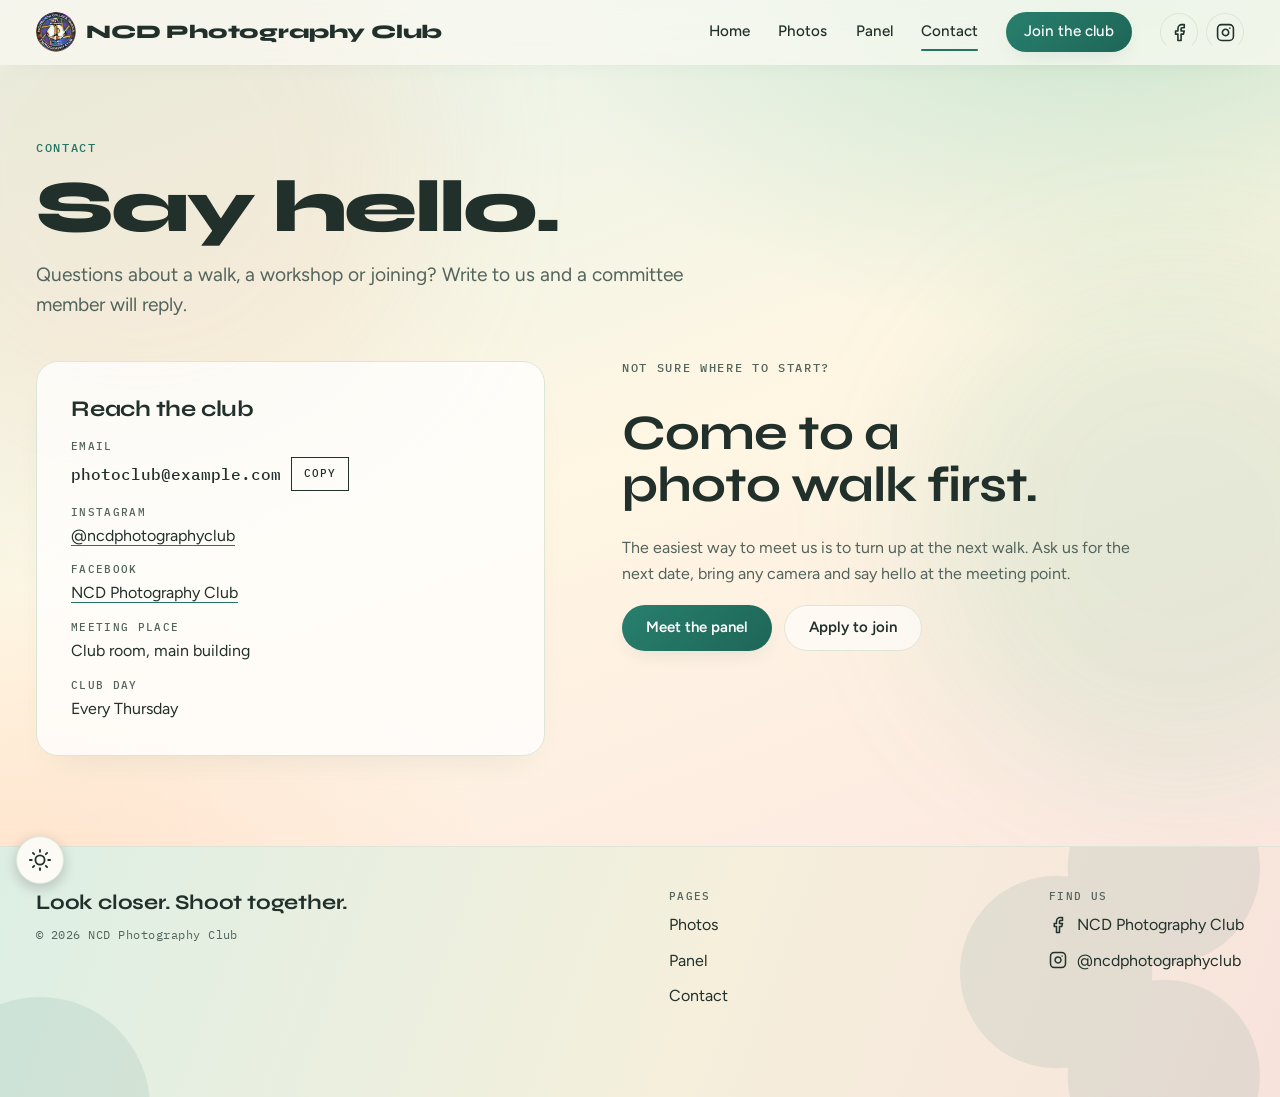
<file: contact.html>
<!doctype html>
<html lang="en">
<head>
<meta charset="utf-8">
<meta name="viewport" content="width=device-width, initial-scale=1">
<title>Contact | NCD Photography Club</title>
<meta name="description" content="Email, social handles and meeting details for NCD Photography Club.">
<meta name="color-scheme" content="light dark">
<meta name="theme-color" content="#0F4C8A">
<link rel="icon" href="assets/favicon.png" type="image/png">
<link rel="apple-touch-icon" href="assets/apple-touch-icon.png">
<link rel="preconnect" href="https://fonts.googleapis.com">
<link rel="preconnect" href="https://fonts.gstatic.com" crossorigin>
<link rel="stylesheet" href="https://fonts.googleapis.com/css2?family=Figtree:wght@400;500;600&family=IBM+Plex+Mono:wght@400;500&family=Syne:wght@600;700;800&display=swap">
<script>(function(){var t=null;try{t=localStorage.getItem('ncd-theme')}catch(e){}if(t!=='light'&&t!=='dark'){t=window.matchMedia&&matchMedia('(prefers-color-scheme: dark)').matches?'dark':'light'}document.documentElement.setAttribute('data-theme',t)})();</script>
<link rel="stylesheet" href="assets/css/style.css">
<link rel="stylesheet" href="assets/css/motion.css">
</head>
<body>
<header class="site">
  <div class="wrap bar">
    <a class="brand" href="index.html" aria-label="NCD Photography Club, home">
      <img src="assets/logo.png" width="40" height="40" alt="" class="brand-logo">
      <span>NCD Photography Club</span>
    </a>
    <button class="menu-btn" id="menuBtn" type="button" aria-expanded="false" aria-controls="nav">Menu</button>
    <nav class="nav" id="nav" aria-label="Main">
      <a href="index.html">Home</a>
      <a href="photos.html">Photos</a>
      <a href="panel.html">Panel</a>
      <a href="contact.html" aria-current="page">Contact</a>
      <a class="btn" href="join.html">Join the club</a>
      <div class="nav-social">
        <a class="soc" href="https://www.facebook.com/profile.php?id=61572156817707" target="_blank" rel="noopener noreferrer" aria-label="NCD Photography Club on Facebook (opens in a new tab)"><svg viewBox="0 0 24 24" fill="none" stroke="currentColor" stroke-width="2" stroke-linecap="round" stroke-linejoin="round" aria-hidden="true" focusable="false"><path d="M18 2h-3a5 5 0 0 0-5 5v3H7v4h3v8h4v-8h3l1-4h-4V7a1 1 0 0 1 1-1h3z"/></svg></a>
        <a class="soc" href="https://www.instagram.com/ncdphotographyclub/" target="_blank" rel="noopener noreferrer" aria-label="NCD Photography Club on Instagram (opens in a new tab)"><svg viewBox="0 0 24 24" fill="none" stroke="currentColor" stroke-width="2" stroke-linecap="round" stroke-linejoin="round" aria-hidden="true" focusable="false"><rect x="2" y="2" width="20" height="20" rx="5" ry="5"/><path d="M16 11.37A4 4 0 1 1 12.63 8 4 4 0 0 1 16 11.37z"/><line x1="17.5" y1="6.5" x2="17.51" y2="6.5"/></svg></a>
      </div>
    </nav>
  </div>
</header>

<main>
    <section class="pagehead">
      <div class="wrap">
        <p class="eyebrow">Contact</p>
        <h1>Say hello.</h1>
        <p class="lead">Questions about a walk, a workshop or joining? Write to us and a committee member will reply.</p>
      </div>
    </section>
    <section class="sec" style="padding-top:20px">
      <div class="wrap about">
        <div class="card">
          <h3>Reach the club</h3>
          <dl>
            <div><dt>Email</dt><dd class="mail"><span class="addr" id="mailAddr">photoclub@example.com</span><button class="copy" type="button" data-target="#mailAddr">Copy</button><span class="copied" aria-live="polite"></span></dd></div>
            <div><dt>Instagram</dt><dd><a href="https://www.instagram.com/ncdphotographyclub/" target="_blank" rel="noopener noreferrer">@ncdphotographyclub</a></dd></div>
            <div><dt>Facebook</dt><dd><a href="https://www.facebook.com/profile.php?id=61572156817707" target="_blank" rel="noopener noreferrer">NCD Photography Club</a></dd></div>
            <div><dt>Meeting place</dt><dd>Club room, main building</dd></div>
            <div><dt>Club Day</dt><dd>Every Thursday</dd></div>
          </dl>
        </div>
        <div class="about-l">
          <p class="eyebrow">Not sure where to start?</p>
          <h2>Come to a photo walk first.</h2>
          <p>The easiest way to meet us is to turn up at the next walk. Ask us for the next date, bring any camera and say hello at the meeting point.</p>
          <div class="cta"><a class="btn" href="panel.html">Meet the panel</a><a class="btn btn-ghost" href="join.html">Apply to join</a></div>
        </div>
      </div>
    </section>
</main>

<footer>
  <div class="wrap foot">
    <div>
      <span class="tagline">Look closer. Shoot together.</span>
      <small>© 2026 NCD Photography Club</small>
    </div>
    <div>
      <h4>Pages</h4>
      <a href="photos.html">Photos</a><a href="panel.html">Panel</a><a href="contact.html">Contact</a>
    </div>
    <div>
      <h4>Find us</h4>
      <a class="soc-link" href="https://www.facebook.com/profile.php?id=61572156817707" target="_blank" rel="noopener noreferrer"><svg viewBox="0 0 24 24" fill="none" stroke="currentColor" stroke-width="2" stroke-linecap="round" stroke-linejoin="round" aria-hidden="true" focusable="false"><path d="M18 2h-3a5 5 0 0 0-5 5v3H7v4h3v8h4v-8h3l1-4h-4V7a1 1 0 0 1 1-1h3z"/></svg><span>NCD Photography Club</span></a>
      <a class="soc-link" href="https://www.instagram.com/ncdphotographyclub/" target="_blank" rel="noopener noreferrer"><svg viewBox="0 0 24 24" fill="none" stroke="currentColor" stroke-width="2" stroke-linecap="round" stroke-linejoin="round" aria-hidden="true" focusable="false"><rect x="2" y="2" width="20" height="20" rx="5" ry="5"/><path d="M16 11.37A4 4 0 1 1 12.63 8 4 4 0 0 1 16 11.37z"/><line x1="17.5" y1="6.5" x2="17.51" y2="6.5"/></svg><span>@ncdphotographyclub</span></a>
    </div>
  </div>
</footer>

<button class="theme-btn" id="themeBtn" type="button" aria-label="Switch appearance" title="Switch appearance">
  <svg class="i-sun" viewBox="0 0 24 24" fill="none" stroke="currentColor" stroke-width="2" stroke-linecap="round" stroke-linejoin="round" aria-hidden="true" focusable="false"><circle cx="12" cy="12" r="5"/><line x1="12" y1="1" x2="12" y2="3"/><line x1="12" y1="21" x2="12" y2="23"/><line x1="4.22" y1="4.22" x2="5.64" y2="5.64"/><line x1="18.36" y1="18.36" x2="19.78" y2="19.78"/><line x1="1" y1="12" x2="3" y2="12"/><line x1="21" y1="12" x2="23" y2="12"/><line x1="4.22" y1="19.78" x2="5.64" y2="18.36"/><line x1="18.36" y1="5.64" x2="19.78" y2="4.22"/></svg>
  <svg class="i-moon" viewBox="0 0 24 24" fill="none" stroke="currentColor" stroke-width="2" stroke-linecap="round" stroke-linejoin="round" aria-hidden="true" focusable="false"><path d="M21 12.79A9 9 0 1 1 11.21 3 7 7 0 0 0 21 12.79z"/></svg>
</button>

<script src="assets/js/site.js"></script>
<script src="assets/js/motion.js"></script>
</body>
</html>
</file>
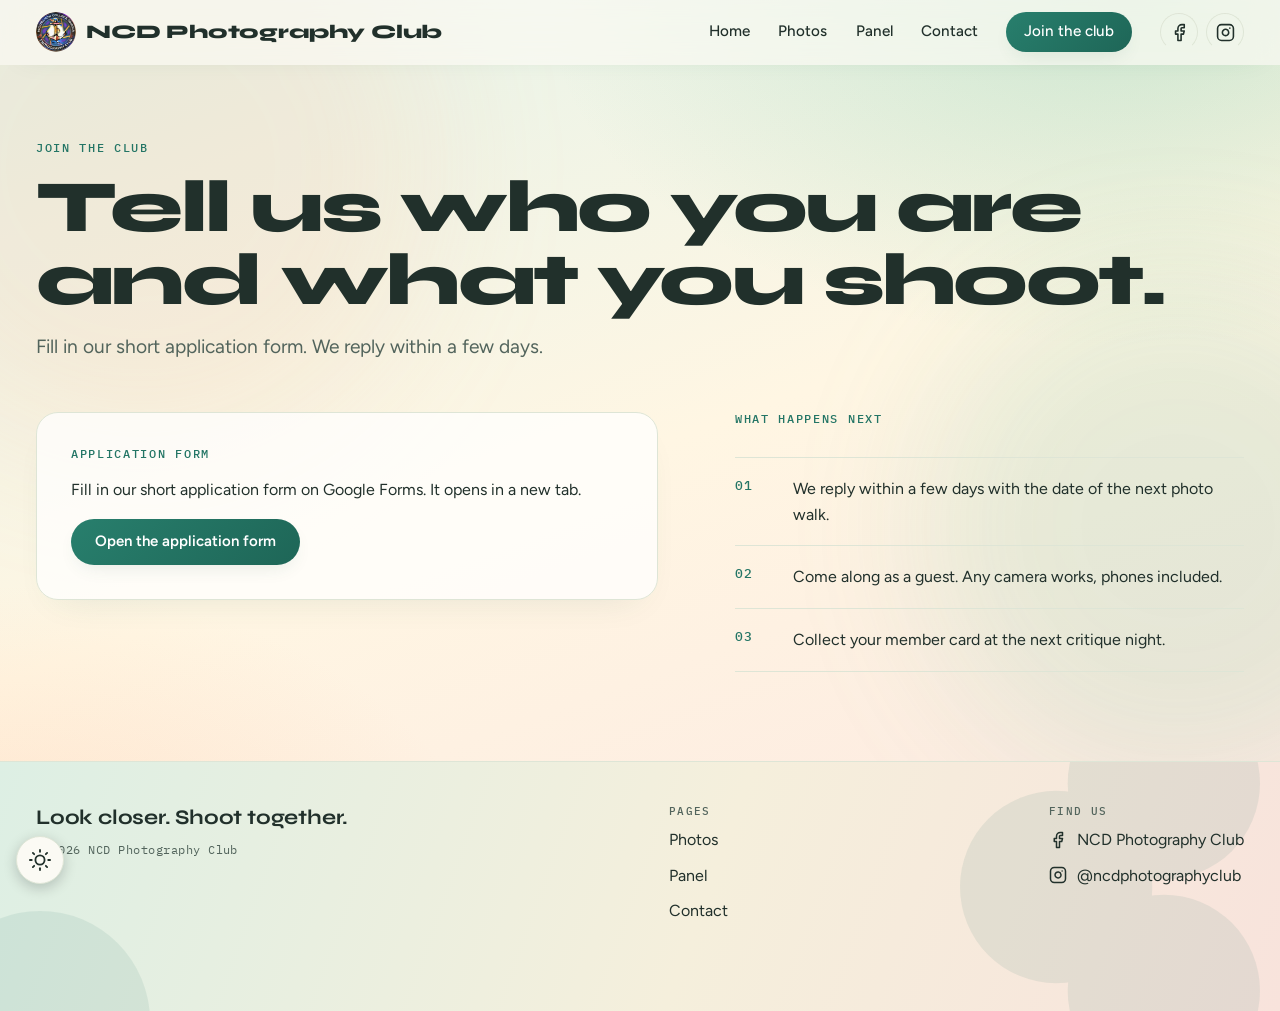
<file: join.html>
<!doctype html>
<html lang="en">
<head>
<meta charset="utf-8">
<meta name="viewport" content="width=device-width, initial-scale=1">
<title>Join the club | NCD Photography Club</title>
<meta name="description" content="Apply to join NCD Photography Club.">
<meta name="color-scheme" content="light dark">
<meta name="theme-color" content="#0F4C8A">
<link rel="icon" href="assets/favicon.png" type="image/png">
<link rel="apple-touch-icon" href="assets/apple-touch-icon.png">
<link rel="preconnect" href="https://fonts.googleapis.com">
<link rel="preconnect" href="https://fonts.gstatic.com" crossorigin>
<link rel="stylesheet" href="https://fonts.googleapis.com/css2?family=Figtree:wght@400;500;600&family=IBM+Plex+Mono:wght@400;500&family=Syne:wght@600;700;800&display=swap">
<script>(function(){var t=null;try{t=localStorage.getItem('ncd-theme')}catch(e){}if(t!=='light'&&t!=='dark'){t=window.matchMedia&&matchMedia('(prefers-color-scheme: dark)').matches?'dark':'light'}document.documentElement.setAttribute('data-theme',t)})();</script>
<link rel="stylesheet" href="assets/css/style.css">
<link rel="stylesheet" href="assets/css/motion.css">
</head>
<body class="page-join">
<header class="site">
  <div class="wrap bar">
    <a class="brand" href="index.html" aria-label="NCD Photography Club, home">
      <img src="assets/logo.png" width="40" height="40" alt="" class="brand-logo">
      <span>NCD Photography Club</span>
    </a>
    <button class="menu-btn" id="menuBtn" type="button" aria-expanded="false" aria-controls="nav">Menu</button>
    <nav class="nav" id="nav" aria-label="Main">
      <a href="index.html">Home</a>
      <a href="photos.html">Photos</a>
      <a href="panel.html">Panel</a>
      <a href="contact.html">Contact</a>
      <a class="btn" href="join.html" aria-current="page">Join the club</a>
      <div class="nav-social">
        <a class="soc" href="https://www.facebook.com/profile.php?id=61572156817707" target="_blank" rel="noopener noreferrer" aria-label="NCD Photography Club on Facebook (opens in a new tab)"><svg viewBox="0 0 24 24" fill="none" stroke="currentColor" stroke-width="2" stroke-linecap="round" stroke-linejoin="round" aria-hidden="true" focusable="false"><path d="M18 2h-3a5 5 0 0 0-5 5v3H7v4h3v8h4v-8h3l1-4h-4V7a1 1 0 0 1 1-1h3z"/></svg></a>
        <a class="soc" href="https://www.instagram.com/ncdphotographyclub/" target="_blank" rel="noopener noreferrer" aria-label="NCD Photography Club on Instagram (opens in a new tab)"><svg viewBox="0 0 24 24" fill="none" stroke="currentColor" stroke-width="2" stroke-linecap="round" stroke-linejoin="round" aria-hidden="true" focusable="false"><rect x="2" y="2" width="20" height="20" rx="5" ry="5"/><path d="M16 11.37A4 4 0 1 1 12.63 8 4 4 0 0 1 16 11.37z"/><line x1="17.5" y1="6.5" x2="17.51" y2="6.5"/></svg></a>
      </div>
    </nav>
  </div>
</header>

<main>
    <section class="pagehead">
      <div class="wrap">
        <p class="eyebrow">Join the club</p>
        <h1>Tell us who you are and what you shoot.</h1>
        <p class="lead">Fill in our short application form. We reply within a few days.</p>
      </div>
    </section>
    <section class="sec" style="padding-top:0">
      <div class="wrap formgrid">
        <div>
          <div class="apply-card">
            <p class="eyebrow">Application form</p>
            <p>Fill in our short application form on Google Forms. It opens in a new tab.</p>
            <a class="btn" href="https://forms.gle/9qyGR4Em9jw6aNki6" target="_blank" rel="noopener noreferrer">Open the application form</a>
          </div>
        </div>
        <div>
          <p class="eyebrow">What happens next</p>
          <ol class="steps">
            <li><span>We reply within a few days with the date of the next photo walk.</span></li>
            <li><span>Come along as a guest. Any camera works, phones included.</span></li>
            <li><span>Collect your member card at the next critique night.</span></li>
          </ol>
        </div>
      </div>
    </section>
</main>

<footer>
  <div class="wrap foot">
    <div>
      <span class="tagline">Look closer. Shoot together.</span>
      <small>© 2026 NCD Photography Club</small>
    </div>
    <div>
      <h4>Pages</h4>
      <a href="photos.html">Photos</a><a href="panel.html">Panel</a><a href="contact.html">Contact</a>
    </div>
    <div>
      <h4>Find us</h4>
      <a class="soc-link" href="https://www.facebook.com/profile.php?id=61572156817707" target="_blank" rel="noopener noreferrer"><svg viewBox="0 0 24 24" fill="none" stroke="currentColor" stroke-width="2" stroke-linecap="round" stroke-linejoin="round" aria-hidden="true" focusable="false"><path d="M18 2h-3a5 5 0 0 0-5 5v3H7v4h3v8h4v-8h3l1-4h-4V7a1 1 0 0 1 1-1h3z"/></svg><span>NCD Photography Club</span></a>
      <a class="soc-link" href="https://www.instagram.com/ncdphotographyclub/" target="_blank" rel="noopener noreferrer"><svg viewBox="0 0 24 24" fill="none" stroke="currentColor" stroke-width="2" stroke-linecap="round" stroke-linejoin="round" aria-hidden="true" focusable="false"><rect x="2" y="2" width="20" height="20" rx="5" ry="5"/><path d="M16 11.37A4 4 0 1 1 12.63 8 4 4 0 0 1 16 11.37z"/><line x1="17.5" y1="6.5" x2="17.51" y2="6.5"/></svg><span>@ncdphotographyclub</span></a>
    </div>
  </div>
</footer>

<button class="theme-btn" id="themeBtn" type="button" aria-label="Switch appearance" title="Switch appearance">
  <svg class="i-sun" viewBox="0 0 24 24" fill="none" stroke="currentColor" stroke-width="2" stroke-linecap="round" stroke-linejoin="round" aria-hidden="true" focusable="false"><circle cx="12" cy="12" r="5"/><line x1="12" y1="1" x2="12" y2="3"/><line x1="12" y1="21" x2="12" y2="23"/><line x1="4.22" y1="4.22" x2="5.64" y2="5.64"/><line x1="18.36" y1="18.36" x2="19.78" y2="19.78"/><line x1="1" y1="12" x2="3" y2="12"/><line x1="21" y1="12" x2="23" y2="12"/><line x1="4.22" y1="19.78" x2="5.64" y2="18.36"/><line x1="18.36" y1="5.64" x2="19.78" y2="4.22"/></svg>
  <svg class="i-moon" viewBox="0 0 24 24" fill="none" stroke="currentColor" stroke-width="2" stroke-linecap="round" stroke-linejoin="round" aria-hidden="true" focusable="false"><path d="M21 12.79A9 9 0 1 1 11.21 3 7 7 0 0 0 21 12.79z"/></svg>
</button>

<script src="assets/js/site.js"></script>
<script src="assets/js/motion.js"></script>
</body>
</html>
</file>
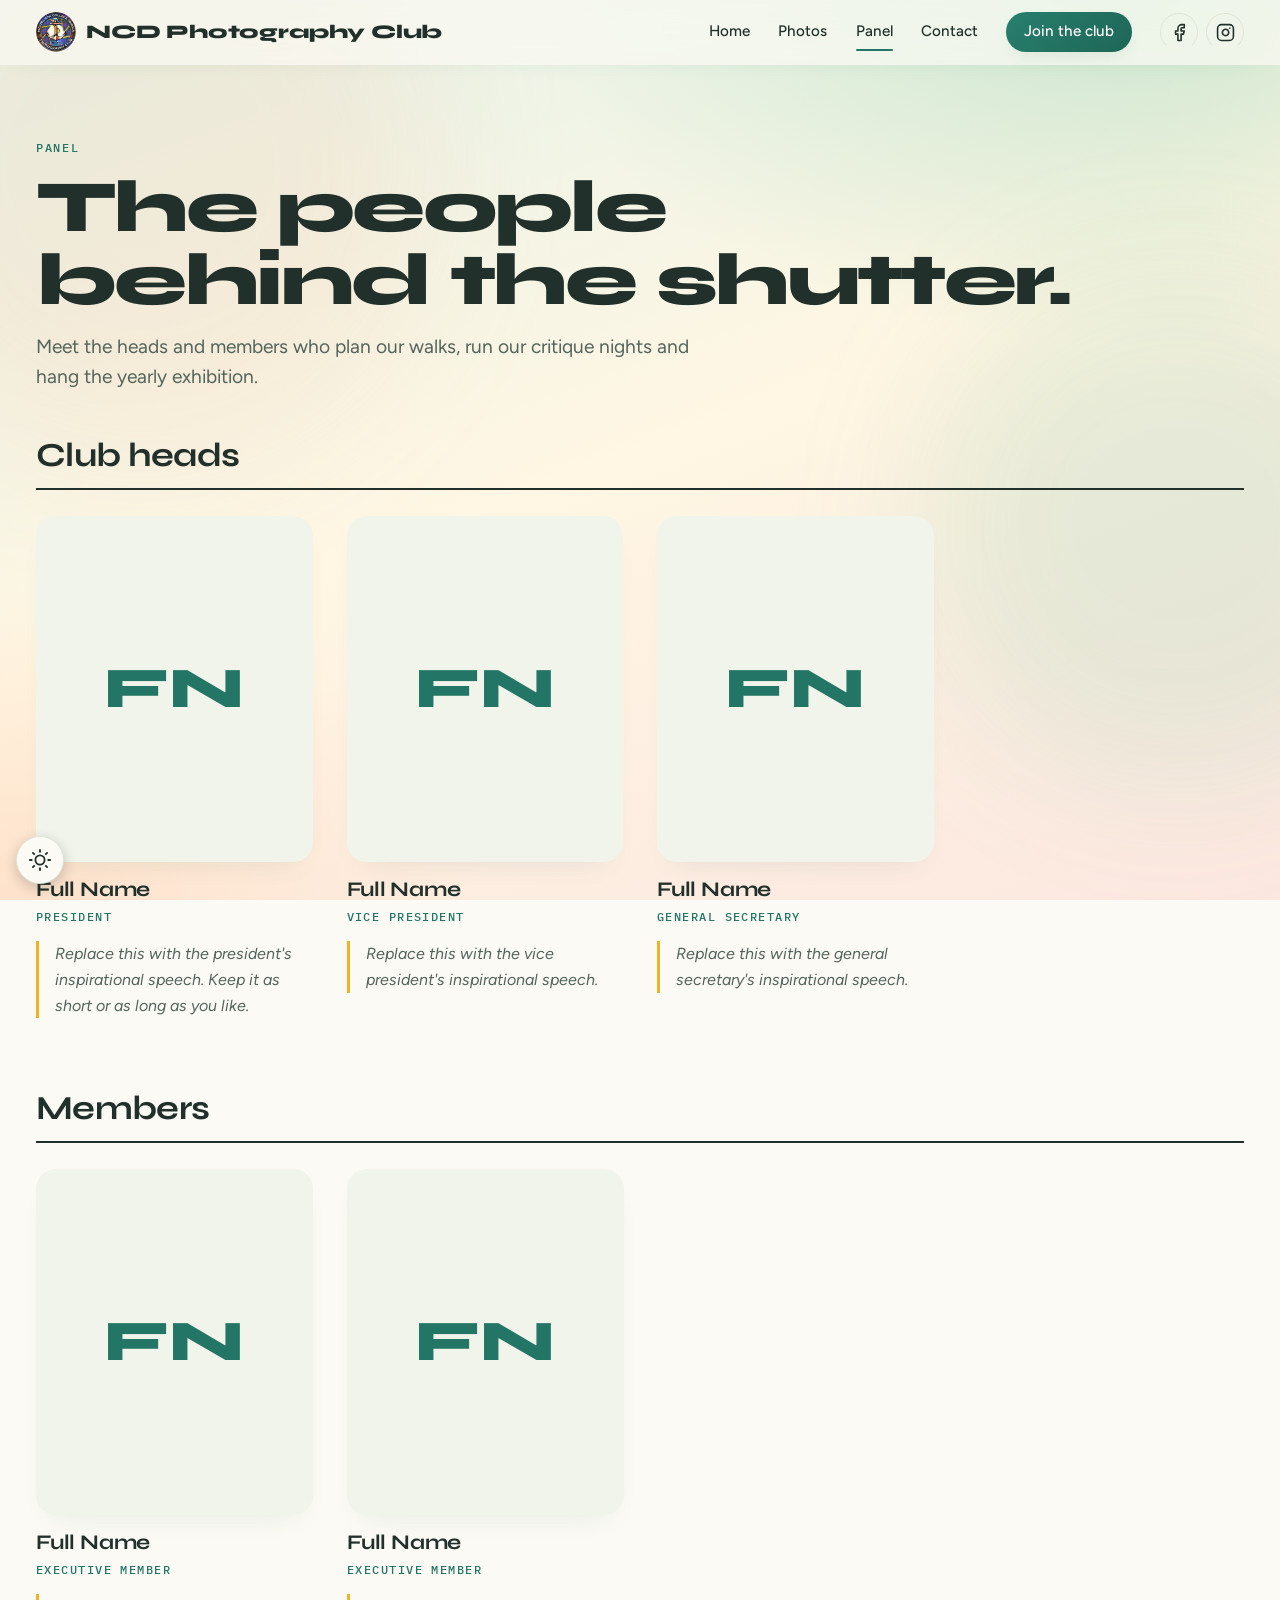
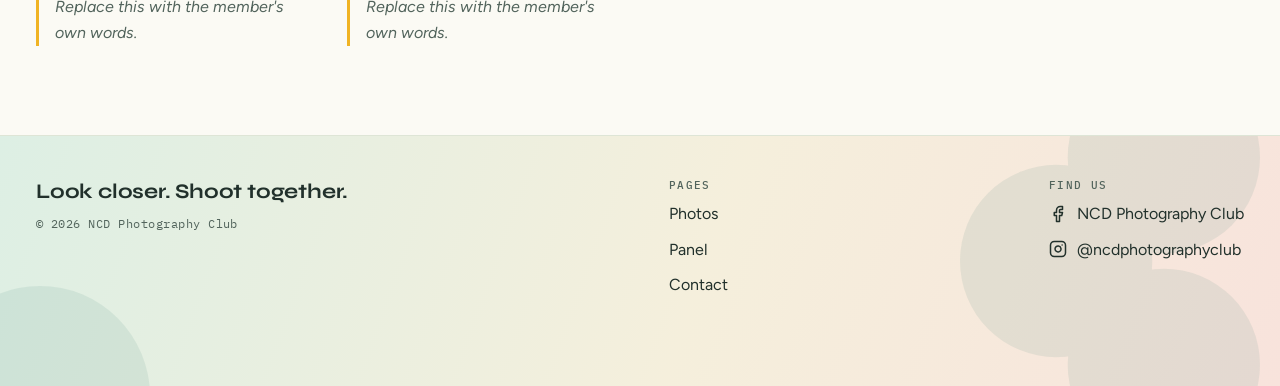
<file: panel.html>
<!doctype html>
<html lang="en">
<head>
<meta charset="utf-8">
<meta name="viewport" content="width=device-width, initial-scale=1">
<title>Panel | NCD Photography Club</title>
<meta name="description" content="Meet the heads and members who run NCD Photography Club.">
<meta name="color-scheme" content="light dark">
<meta name="theme-color" content="#0F4C8A">
<link rel="icon" href="assets/favicon.png" type="image/png">
<link rel="apple-touch-icon" href="assets/apple-touch-icon.png">
<link rel="preconnect" href="https://fonts.googleapis.com">
<link rel="preconnect" href="https://fonts.gstatic.com" crossorigin>
<link rel="stylesheet" href="https://fonts.googleapis.com/css2?family=Figtree:wght@400;500;600&family=IBM+Plex+Mono:wght@400;500&family=Syne:wght@600;700;800&display=swap">
<script>(function(){var t=null;try{t=localStorage.getItem('ncd-theme')}catch(e){}if(t!=='light'&&t!=='dark'){t=window.matchMedia&&matchMedia('(prefers-color-scheme: dark)').matches?'dark':'light'}document.documentElement.setAttribute('data-theme',t)})();</script>
<link rel="stylesheet" href="assets/css/style.css">
<link rel="stylesheet" href="assets/css/motion.css">
</head>
<body>
<header class="site">
  <div class="wrap bar">
    <a class="brand" href="index.html" aria-label="NCD Photography Club, home">
      <img src="assets/logo.png" width="40" height="40" alt="" class="brand-logo">
      <span>NCD Photography Club</span>
    </a>
    <button class="menu-btn" id="menuBtn" type="button" aria-expanded="false" aria-controls="nav">Menu</button>
    <nav class="nav" id="nav" aria-label="Main">
      <a href="index.html">Home</a>
      <a href="photos.html">Photos</a>
      <a href="panel.html" aria-current="page">Panel</a>
      <a href="contact.html">Contact</a>
      <a class="btn" href="join.html">Join the club</a>
      <div class="nav-social">
        <a class="soc" href="https://www.facebook.com/profile.php?id=61572156817707" target="_blank" rel="noopener noreferrer" aria-label="NCD Photography Club on Facebook (opens in a new tab)"><svg viewBox="0 0 24 24" fill="none" stroke="currentColor" stroke-width="2" stroke-linecap="round" stroke-linejoin="round" aria-hidden="true" focusable="false"><path d="M18 2h-3a5 5 0 0 0-5 5v3H7v4h3v8h4v-8h3l1-4h-4V7a1 1 0 0 1 1-1h3z"/></svg></a>
        <a class="soc" href="https://www.instagram.com/ncdphotographyclub/" target="_blank" rel="noopener noreferrer" aria-label="NCD Photography Club on Instagram (opens in a new tab)"><svg viewBox="0 0 24 24" fill="none" stroke="currentColor" stroke-width="2" stroke-linecap="round" stroke-linejoin="round" aria-hidden="true" focusable="false"><rect x="2" y="2" width="20" height="20" rx="5" ry="5"/><path d="M16 11.37A4 4 0 1 1 12.63 8 4 4 0 0 1 16 11.37z"/><line x1="17.5" y1="6.5" x2="17.51" y2="6.5"/></svg></a>
      </div>
    </nav>
  </div>
</header>

<main>
    <section class="pagehead">
      <div class="wrap">
        <p class="eyebrow" id="panelEyebrow">Panel</p>
        <h1 id="panelTitle">The people behind the shutter.</h1>
        <p class="lead" id="panelIntro"></p>
      </div>
    </section>
    <section class="sec" style="padding-top:24px">
      <div class="wrap">
        <!-- Filled in by assets/js/panel.js from assets/js/panel-data.js. Edit that file, not this one. -->
        <div class="panel-grid" id="panelGrid"></div>
        <noscript><p class="empty">Please turn on JavaScript to see the panel.</p></noscript>
      </div>
    </section>
</main>

<footer>
  <div class="wrap foot">
    <div>
      <span class="tagline">Look closer. Shoot together.</span>
      <small>© 2026 NCD Photography Club</small>
    </div>
    <div>
      <h4>Pages</h4>
      <a href="photos.html">Photos</a><a href="panel.html">Panel</a><a href="contact.html">Contact</a>
    </div>
    <div>
      <h4>Find us</h4>
      <a class="soc-link" href="https://www.facebook.com/profile.php?id=61572156817707" target="_blank" rel="noopener noreferrer"><svg viewBox="0 0 24 24" fill="none" stroke="currentColor" stroke-width="2" stroke-linecap="round" stroke-linejoin="round" aria-hidden="true" focusable="false"><path d="M18 2h-3a5 5 0 0 0-5 5v3H7v4h3v8h4v-8h3l1-4h-4V7a1 1 0 0 1 1-1h3z"/></svg><span>NCD Photography Club</span></a>
      <a class="soc-link" href="https://www.instagram.com/ncdphotographyclub/" target="_blank" rel="noopener noreferrer"><svg viewBox="0 0 24 24" fill="none" stroke="currentColor" stroke-width="2" stroke-linecap="round" stroke-linejoin="round" aria-hidden="true" focusable="false"><rect x="2" y="2" width="20" height="20" rx="5" ry="5"/><path d="M16 11.37A4 4 0 1 1 12.63 8 4 4 0 0 1 16 11.37z"/><line x1="17.5" y1="6.5" x2="17.51" y2="6.5"/></svg><span>@ncdphotographyclub</span></a>
    </div>
  </div>
</footer>

<button class="theme-btn" id="themeBtn" type="button" aria-label="Switch appearance" title="Switch appearance">
  <svg class="i-sun" viewBox="0 0 24 24" fill="none" stroke="currentColor" stroke-width="2" stroke-linecap="round" stroke-linejoin="round" aria-hidden="true" focusable="false"><circle cx="12" cy="12" r="5"/><line x1="12" y1="1" x2="12" y2="3"/><line x1="12" y1="21" x2="12" y2="23"/><line x1="4.22" y1="4.22" x2="5.64" y2="5.64"/><line x1="18.36" y1="18.36" x2="19.78" y2="19.78"/><line x1="1" y1="12" x2="3" y2="12"/><line x1="21" y1="12" x2="23" y2="12"/><line x1="4.22" y1="19.78" x2="5.64" y2="18.36"/><line x1="18.36" y1="5.64" x2="19.78" y2="4.22"/></svg>
  <svg class="i-moon" viewBox="0 0 24 24" fill="none" stroke="currentColor" stroke-width="2" stroke-linecap="round" stroke-linejoin="round" aria-hidden="true" focusable="false"><path d="M21 12.79A9 9 0 1 1 11.21 3 7 7 0 0 0 21 12.79z"/></svg>
</button>

<script src="assets/js/panel-data.js"></script>
<script src="assets/js/site.js"></script>
<script src="assets/js/motion.js"></script>
<script src="assets/js/panel.js"></script>
</body>
</html>
</file>
<file: assets/css/style.css>
html{-webkit-text-size-adjust:100%}
[hidden]{display:none!important}
img{max-width:100%}

/* NCD Photography Club: contact-sheet look. Viewfinder hero, film-edge divider, one cyanotype blue.
   Colours and fonts live in the :root tokens below. Dark mode follows the visitor's system setting. */
:root{
  --paper:#F1F4F6; --paper-2:#E3EAEF; --ink:#0D1B2A; --ink-2:#44566B; --rule:#C6D2DC;
  --accent:#0F4C8A; --on-accent:#FFFFFF;
  --band:#0F4C8A; --on-band:#FFFFFF;
  --film:#F0B323; --on-film:#1A1405; --strip:#0A1420;
  --on-img:#FFFFFF; --shade:rgba(2,8,16,.8); --scrim:rgba(3,9,17,.92);
  --f-display:'Syne',system-ui,sans-serif;
  --f-body:'Figtree',system-ui,sans-serif;
  --f-mono:'IBM Plex Mono',ui-monospace,Menlo,Consolas,monospace;
}
/* Dark (blue) appearance. It follows the visitor's system setting, and the
   appearance button in the lower left overrides it via the data-theme attribute on <html>. */
@media (prefers-color-scheme: dark){
  :root:not([data-theme="light"]){
    --paper:#08121D; --paper-2:#0F1F31; --ink:#E7EEF4; --ink-2:#9AAFC3; --rule:#1F3550;
    --accent:#6DAEF0; --on-accent:#06121F; --band:#0E2F52; --on-band:#E7EEF4; --strip:#02070C;
    color-scheme:dark;
  }
}
:root[data-theme="dark"]{
  --paper:#08121D; --paper-2:#0F1F31; --ink:#E7EEF4; --ink-2:#9AAFC3; --rule:#1F3550;
  --accent:#6DAEF0; --on-accent:#06121F; --band:#0E2F52; --on-band:#E7EEF4; --strip:#02070C;
  color-scheme:dark;
}
:root[data-theme="light"]{color-scheme:light}

*{box-sizing:border-box}
html{scroll-behavior:smooth}
body{margin:0;background:var(--paper);color:var(--ink);font:400 16px/1.6 var(--f-body);-webkit-font-smoothing:antialiased}
h1,h2,h3,h4,p,ul,ol,dl,dd,figure{margin:0}
ul,ol{padding:0;list-style:none}
a{color:var(--accent)}
.mono{font-family:var(--f-mono)}
:focus-visible{outline:3px solid var(--accent);outline-offset:3px}

.wrap{width:100%;max-width:1240px;margin:0 auto;padding-left:max(16px,env(safe-area-inset-left,0px));padding-right:max(16px,env(safe-area-inset-right,0px))}
.sec{padding-block:clamp(48px,7vw,92px)}
.eyebrow{font:500 12px/1.2 var(--f-mono);letter-spacing:.14em;text-transform:uppercase;color:var(--accent)}
h2{font:700 clamp(1.9rem,4.2vw,3.1rem)/1.05 var(--f-display);letter-spacing:-.02em;text-wrap:balance;margin-top:14px}
.more{display:inline-flex;align-items:center;gap:8px;margin-top:30px;font:500 12px/1 var(--f-mono);letter-spacing:.12em;text-transform:uppercase;color:var(--accent);text-decoration:none;border-bottom:2px solid var(--accent);padding-bottom:6px}

.btn{display:inline-flex;align-items:center;justify-content:center;min-height:46px;padding:0 24px;background:var(--accent);color:var(--on-accent);border:2px solid var(--accent);font:600 15px/1 var(--f-body);text-decoration:none;cursor:pointer;transition:transform .15s}
.btn:hover{transform:translateY(-2px)}
.btn-ghost{background:transparent;color:var(--ink);border-color:var(--ink)}

/* header */
.site{position:sticky;top:env(safe-area-inset-top,0px);z-index:40;background:var(--paper);border-bottom:1px solid var(--rule)}
.bar{display:flex;align-items:center;justify-content:space-between;gap:12px 16px;flex-wrap:wrap;padding-block:12px}
.brand{display:flex;align-items:center;gap:10px;color:var(--ink);text-decoration:none;font:800 1.2rem/1 var(--f-display);letter-spacing:-.01em}
.brand svg{color:var(--accent)}
.nav{display:flex;align-items:center;gap:clamp(14px,2.2vw,30px)}
.nav a{color:var(--ink);text-decoration:none;font-weight:500;font-size:.95rem;padding-block:6px;border-bottom:2px solid transparent}
.nav a:not(.btn):hover{color:var(--accent)}
.nav a[aria-current="page"]:not(.btn){border-bottom-color:var(--accent)}
.nav a.btn{min-height:40px;padding:0 18px;color:var(--on-accent);border-bottom:2px solid var(--accent)}
.menu-btn{display:none;min-height:40px;padding:0 16px;background:transparent;color:var(--ink);border:1.5px solid var(--ink);font:500 13px/1 var(--f-mono);letter-spacing:.08em;text-transform:uppercase;cursor:pointer}
@media (max-width:900px){
  .menu-btn{display:inline-flex;align-items:center}
  .nav{display:none;width:100%;flex-direction:column;align-items:stretch;gap:0;padding-bottom:10px}
  .nav.open{display:flex}
  .nav a:not(.btn){padding:13px 0;border-top:1px solid var(--rule);border-bottom:0}
  .nav a[aria-current="page"]:not(.btn){color:var(--accent)}
  .nav a.btn{margin-top:8px}
}

/* Facebook and Instagram icons in the header */
.nav-social{display:flex;align-items:center;gap:8px}
.nav .nav-social a.soc{display:inline-flex;align-items:center;justify-content:center;width:38px;height:38px;padding:0;border:1.5px solid var(--rule);border-radius:50%;color:var(--ink);transition:color .15s,border-color .15s,transform .15s}
.nav .nav-social a.soc:hover{color:var(--accent);border-color:var(--accent);transform:translateY(-2px)}
.nav .nav-social a.soc svg{display:block;width:19px;height:19px}
@media (max-width:900px){.nav .nav-social{padding:14px 0 4px}}

/* page heads */
.pagehead{padding-block:clamp(36px,6vw,76px) clamp(8px,2vw,20px)}
.pagehead .wrap{display:flex;flex-direction:column;align-items:flex-start;gap:16px}
.pagehead h1{font:800 clamp(2.4rem,6vw,4.6rem)/.98 var(--f-display);letter-spacing:-.035em;text-wrap:balance}
.pagehead .lead{max-width:56ch}
.back{display:inline-flex;align-items:center;gap:8px;font:500 12px/1 var(--f-mono);letter-spacing:.12em;text-transform:uppercase;color:var(--accent);text-decoration:none}

/* hero */
.hero{padding-block:clamp(28px,5vw,64px) clamp(40px,6vw,76px)}
.hero-grid{display:grid;grid-template-columns:minmax(0,1.05fr) minmax(0,.95fr);gap:clamp(28px,5vw,64px);align-items:center}
.hero-copy{display:flex;flex-direction:column;align-items:flex-start;gap:22px;min-width:0}
h1{font:800 clamp(2.5rem,6.2vw,5rem)/.96 var(--f-display);letter-spacing:-.035em;text-wrap:balance}
h1 .b{color:var(--accent);display:block}
.lead{font-size:clamp(1.05rem,1.6vw,1.2rem);line-height:1.6;color:var(--ink-2);max-width:46ch}
.cta{display:flex;flex-wrap:wrap;gap:12px}
.note{font:500 12px/1.4 var(--f-mono);letter-spacing:.1em;text-transform:uppercase;color:var(--ink-2);display:flex;align-items:center;gap:10px}
.note::before{content:"";width:9px;height:9px;background:var(--film)}
@media (max-width:860px){.hero-grid{grid-template-columns:minmax(0,1fr)}}

/* viewfinder */
.vfwrap{display:flex;flex-direction:column;gap:12px;min-width:0}
.vf{position:relative;aspect-ratio:4/3;max-width:100%;overflow:hidden;background:#050B12;color:var(--on-img);border:1px solid var(--rule)}
.slide.on{opacity:1}
.vf .c{position:absolute;width:26px;height:26px;border:0 solid var(--on-img);opacity:.9;pointer-events:none}
.vf .tl{left:14px;top:14px;border-width:2px 0 0 2px}
.vf .tr{right:14px;top:14px;border-width:2px 2px 0 0}
.vf .bl{left:14px;bottom:14px;border-width:0 0 2px 2px}
.vf .br{right:14px;bottom:14px;border-width:0 2px 2px 0}
.vf-focus{position:absolute;left:50%;top:44%;width:22%;aspect-ratio:1;transform:translate(-50%,-50%);border:1.5px solid var(--film);pointer-events:none}
.vf-focus::after{content:"";position:absolute;left:50%;top:50%;width:4px;height:4px;margin:-2px 0 0 -2px;background:var(--film)}
.vf-focus.lock{animation:lock .6s cubic-bezier(.2,.7,.2,1)}
@keyframes lock{0%{transform:translate(-50%,-50%) scale(1.7);opacity:0}55%{opacity:1}100%{transform:translate(-50%,-50%) scale(1)}}
.vf-hud{position:absolute;left:0;right:0;font:500 12px/1 var(--f-mono);letter-spacing:.08em;pointer-events:none}
.vf-top{top:0;display:flex;justify-content:space-between;padding:20px 50px 0}
.vf-bottom{bottom:0;padding:46px 50px 22px;background:linear-gradient(to top,var(--shade),transparent);display:grid;gap:12px}
.meter{position:relative;display:flex;justify-content:space-between;align-items:flex-end;height:22px;padding-top:8px}
.meter i{display:block;width:1px;height:6px;background:var(--on-img);opacity:.8}
.meter i.major{height:11px;opacity:1}
.meter b{position:absolute;top:0;width:0;height:0;border-left:5px solid transparent;border-right:5px solid transparent;border-top:7px solid var(--film);transform:translateX(-50%);transition:left .5s}
.vf-read{display:flex;justify-content:space-between;gap:8px;flex-wrap:wrap}
.vf-read span:last-child{color:var(--film)}
.vf-cap{display:flex;align-items:center;justify-content:space-between;gap:12px 20px;flex-wrap:wrap}
.vf-cap p{font:400 12.5px/1.4 var(--f-mono);letter-spacing:.04em;color:var(--ink-2);min-width:0}
.vf-ctl{display:flex;align-items:center;gap:8px}
.dot{width:12px;height:12px;padding:0;background:transparent;border:1.5px solid var(--ink-2);cursor:pointer}
.dot[aria-current="true"]{background:var(--accent);border-color:var(--accent)}
.pause{margin-left:8px;min-height:30px;padding:0 10px;background:transparent;color:var(--ink);border:1.5px solid var(--rule);font:500 11px/1 var(--f-mono);letter-spacing:.08em;text-transform:uppercase;cursor:pointer}

/* film strip */
.strip{position:relative;overflow:hidden;white-space:nowrap;background:var(--strip);color:var(--film);padding-block:19px;border-block:1px solid var(--rule);font:500 11px/16px var(--f-mono);letter-spacing:.22em}
.strip::before,.strip::after{content:"";position:absolute;left:0;right:0;height:6px;background:repeating-linear-gradient(90deg,var(--paper) 0 9px,transparent 9px 22px)}
.strip::before{top:5px}
.strip::after{bottom:5px}

/* stats */
.stats-grid{display:grid;grid-template-columns:repeat(4,minmax(0,1fr));gap:0}
.stats-grid>div{display:flex;flex-direction:column-reverse;gap:6px;padding:28px 20px 28px 0;border-right:1px solid var(--rule)}
.stats-grid>div+div{padding-left:24px}
.stats-grid>div:last-child{border-right:0}
.stats-grid dd{font:800 clamp(2rem,4.4vw,3.4rem)/1 var(--f-display);letter-spacing:-.03em;font-variant-numeric:tabular-nums}
.stats-grid dt{font:500 11.5px/1.3 var(--f-mono);letter-spacing:.12em;text-transform:uppercase;color:var(--ink-2)}
@media (max-width:700px){
  .stats-grid{grid-template-columns:repeat(2,minmax(0,1fr))}
  .stats-grid>div,.stats-grid>div+div{padding:22px 16px 22px 0;border-right:0;border-bottom:1px solid var(--rule)}
  .stats-grid>div:nth-child(even){padding-left:16px;border-left:1px solid var(--rule)}
}

/* two-column text blocks */
.about{display:grid;grid-template-columns:minmax(0,.9fr) minmax(0,1.1fr);gap:clamp(32px,6vw,88px);align-items:start}
.about-l{display:flex;flex-direction:column;gap:18px;min-width:0}
.about-l h2{margin-bottom:6px}
.about-l p{color:var(--ink-2);max-width:52ch}
.rhythm{border-top:2px solid var(--ink)}
.rhythm li{display:grid;grid-template-columns:104px minmax(0,1fr);gap:4px 20px;padding-block:22px;border-bottom:1px solid var(--rule)}
.rhythm .when{font:500 11.5px/1.5 var(--f-mono);letter-spacing:.1em;text-transform:uppercase;color:var(--accent);padding-top:5px}
.rhythm h3{font:700 1.35rem/1.2 var(--f-display);letter-spacing:-.01em}
.rhythm p{grid-column:2;color:var(--ink-2);margin-top:4px;max-width:52ch}
@media (max-width:860px){.about{grid-template-columns:minmax(0,1fr)}}
@media (max-width:480px){.rhythm li{grid-template-columns:minmax(0,1fr)}.rhythm p{grid-column:1}.rhythm .when{padding-top:0}}

/* albums and frames */
.alt{background:var(--paper-2)}

/* lightbox */
.lb{position:fixed;inset:0;z-index:60;display:flex;flex-direction:column;align-items:center;justify-content:center;gap:16px;background:var(--scrim);color:var(--on-img);padding:max(56px,calc(env(safe-area-inset-top,0px) + 48px)) max(16px,env(safe-area-inset-right,0px)) max(16px,env(safe-area-inset-bottom,0px)) max(16px,env(safe-area-inset-left,0px))}
.lb-close{position:absolute;top:max(12px,calc(env(safe-area-inset-top,0px) + 8px));right:max(16px,env(safe-area-inset-right,0px));min-height:38px;padding:0 14px;background:transparent;color:var(--on-img);border:1.5px solid var(--on-img);font:500 12px/1 var(--f-mono);letter-spacing:.1em;text-transform:uppercase;cursor:pointer}
.lb-row{display:flex;align-items:center;justify-content:space-between;gap:16px;width:100%;max-width:900px}
.lb-nav{flex:none;width:44px;height:44px;background:transparent;color:var(--on-img);border:1.5px solid var(--on-img);font:500 18px/1 var(--f-mono);cursor:pointer}
.lb :focus-visible{outline-color:var(--film)}

/* events */
.ev-list{margin-top:34px;border-bottom:1px solid var(--rule)}
.ev{display:grid;grid-template-columns:104px minmax(0,1fr) auto;gap:8px 28px;align-items:center;padding-block:24px;border-top:1px solid var(--rule)}
.ev .d{display:flex;flex-direction:column;gap:6px}
.ev .day{font:800 2.8rem/.9 var(--f-display);letter-spacing:-.03em;font-variant-numeric:tabular-nums}
.ev .mo{font:500 11.5px/1 var(--f-mono);letter-spacing:.12em;text-transform:uppercase;color:var(--accent)}
.ev h3{font:700 1.3rem/1.25 var(--f-display);letter-spacing:-.01em}
.ev p{color:var(--ink-2);margin-top:4px}
.ev .meta{font:400 12px/1.5 var(--f-mono);letter-spacing:.05em;color:var(--ink-2);margin-top:6px}
.tag{justify-self:end;padding:6px 10px;border:1px solid var(--ink-2);font:500 11px/1 var(--f-mono);letter-spacing:.1em;text-transform:uppercase;white-space:nowrap}
.ev.past .day{color:var(--ink-2)}
@media (max-width:640px){
  .ev{grid-template-columns:76px minmax(0,1fr);gap:6px 18px}
  .ev .tag{grid-column:2;justify-self:start}
  .ev .day{font-size:2.2rem}
}

/* band */
.band{background:var(--band);color:var(--on-band)}
.band .eyebrow{color:var(--film)}
.join{display:grid;grid-template-columns:minmax(0,1.1fr) minmax(0,.9fr);gap:clamp(32px,6vw,80px);align-items:start}
.steps{margin-top:30px;display:flex;flex-direction:column;counter-reset:s}
.steps li{display:grid;grid-template-columns:44px minmax(0,1fr);gap:14px;padding-block:18px;border-top:1px solid rgba(255,255,255,.28);counter-increment:s;max-width:52ch}
.steps li::before{content:counter(s,decimal-leading-zero);font:500 13px/1.6 var(--f-mono);color:var(--film);letter-spacing:.08em}
.steps li:last-child{border-bottom:1px solid rgba(255,255,255,.28)}
.page-join .steps li{border-top-color:var(--rule)}
.page-join .steps li:last-child{border-bottom-color:var(--rule)}
.page-join .steps li::before{color:var(--accent)}
.card{background:var(--paper);color:var(--ink);border:1px solid var(--rule);padding:clamp(22px,3vw,34px);display:flex;flex-direction:column;gap:18px;min-width:0}
.card h3{font:700 1.4rem/1.2 var(--f-display);letter-spacing:-.01em}
.card dl{display:grid;gap:16px}
.card dt{font:500 11px/1 var(--f-mono);letter-spacing:.12em;text-transform:uppercase;color:var(--ink-2);margin-bottom:5px}
.card dd{overflow-wrap:anywhere}
.card p{color:var(--ink-2)}
.mail{display:flex;flex-wrap:wrap;align-items:center;gap:10px}
.mail span.addr{font:500 1rem/1.4 var(--f-mono);overflow-wrap:anywhere}
.copy{min-height:34px;padding:0 12px;background:transparent;color:var(--ink);border:1.5px solid var(--ink);font:500 11px/1 var(--f-mono);letter-spacing:.08em;text-transform:uppercase;cursor:pointer}
.copied{font:400 12px/1 var(--f-mono);color:var(--accent)}
.band :focus-visible{outline-color:var(--film)}
.band .card :focus-visible{outline-color:var(--accent)}
.band .btn{background:var(--paper);color:var(--ink);border-color:var(--paper)}
.band .cta{margin-top:30px}
@media (max-width:860px){.join{grid-template-columns:minmax(0,1fr)}}

/* faq */
.faq{display:grid;grid-template-columns:minmax(0,.7fr) minmax(0,1.3fr);gap:clamp(28px,6vw,80px);align-items:start}
.qa{border-top:2px solid var(--ink)}
.qa details{border-bottom:1px solid var(--rule)}
.qa summary{list-style:none;display:flex;align-items:center;justify-content:space-between;gap:20px;padding-block:20px;font:600 1.08rem/1.35 var(--f-body);cursor:pointer}
.qa summary::-webkit-details-marker{display:none}
.qa summary::after{content:"+";flex:none;font:400 1.6rem/1 var(--f-mono);color:var(--accent);transition:transform .2s}
.qa details[open] summary::after{transform:rotate(45deg)}
.qa p{padding-bottom:22px;color:var(--ink-2);max-width:62ch}
@media (max-width:860px){.faq{grid-template-columns:minmax(0,1fr)}}

/* about page */
.rules{display:grid;grid-template-columns:repeat(3,minmax(0,1fr));gap:0;margin-top:34px;border-top:2px solid var(--ink)}
.rules>div{padding:24px 28px 24px 0;display:flex;flex-direction:column;gap:8px}
.rules>div+div{padding-left:28px;border-left:1px solid var(--rule)}
.rules h3{font:700 1.3rem/1.2 var(--f-display);letter-spacing:-.01em}
.rules p{color:var(--ink-2)}
@media (max-width:760px){.rules{grid-template-columns:minmax(0,1fr)}.rules>div,.rules>div+div{padding:20px 0;border-left:0;border-bottom:1px solid var(--rule)}}

/* membership */
.plans{display:grid;grid-template-columns:repeat(3,minmax(0,1fr));gap:20px;margin-top:34px}
.plan{display:flex;flex-direction:column;gap:14px;padding:26px;border:1px solid var(--rule);border-top:4px solid var(--ink);background:var(--paper)}
.plan.pop{border-top-color:var(--accent);background:var(--paper-2)}
.plan .tagline{font:500 11px/1 var(--f-mono);letter-spacing:.12em;text-transform:uppercase;color:var(--accent);min-height:11px}
.plan h3{font:800 1.7rem/1.1 var(--f-display);letter-spacing:-.02em}
.plan .price{font:700 1.05rem/1.3 var(--f-body)}
.plan>p{color:var(--ink-2)}
.plan ul{margin-top:4px}
.plan li{padding:10px 0;border-top:1px solid var(--rule);color:var(--ink-2)}
@media (max-width:860px){.plans{grid-template-columns:minmax(0,1fr)}}
.planfoot{margin-top:30px;display:flex;flex-wrap:wrap;align-items:center;gap:16px 24px}
.planfoot p{color:var(--ink-2);max-width:60ch}

/* form */
.formgrid{display:grid;grid-template-columns:minmax(0,1.1fr) minmax(0,.9fr);gap:clamp(32px,6vw,80px);align-items:start;margin-top:30px}
@media (max-width:860px){.formgrid{grid-template-columns:minmax(0,1fr)}}
form{display:flex;flex-direction:column;gap:18px;min-width:0}
.row2{display:grid;grid-template-columns:repeat(2,minmax(0,1fr));gap:18px}
@media (max-width:560px){.row2{grid-template-columns:minmax(0,1fr)}}
.fld{display:flex;flex-direction:column;gap:7px;min-width:0}
.fld label{font:500 11px/1.2 var(--f-mono);letter-spacing:.12em;text-transform:uppercase;color:var(--ink-2)}
.fld input,.fld select,.fld textarea{width:100%;min-height:46px;padding:10px 12px;background:var(--paper);color:var(--ink);border:1.5px solid var(--ink);border-radius:0;font:400 16px/1.4 var(--f-body)}
.fld textarea{min-height:110px;resize:vertical}
.out{display:flex;flex-direction:column;gap:12px;padding:20px;border:1px solid var(--accent);background:var(--paper-2)}
.out p{color:var(--ink-2)}
.out textarea{width:100%;min-height:200px;padding:12px;background:var(--paper);color:var(--ink);border:1.5px solid var(--rule);border-radius:0;font:400 13px/1.5 var(--f-mono)}

/* footer */
footer{background:var(--paper-2);border-top:1px solid var(--rule);padding-block:44px max(36px,env(safe-area-inset-bottom,0px))}
.foot{display:flex;flex-wrap:wrap;justify-content:space-between;gap:28px 48px}
.foot>div{display:flex;flex-direction:column;gap:10px;min-width:0}
.foot .tagline{font:700 1.3rem/1.2 var(--f-display);letter-spacing:-.01em}
.foot a{color:var(--ink);text-decoration:none}
.foot a:hover{color:var(--accent)}
.foot .soc-link{display:inline-flex;align-items:center;gap:10px;align-self:flex-start}
.soc-link svg{width:18px;height:18px;flex:none}
.foot small{font:400 12px/1.5 var(--f-mono);letter-spacing:.04em;color:var(--ink-2)}
.foot h4{font:500 11px/1 var(--f-mono);letter-spacing:.12em;text-transform:uppercase;color:var(--ink-2)}

@media (prefers-reduced-motion:reduce){
  html{scroll-behavior:auto}
  *,*::before,*::after{animation:none!important;transition:none!important}
}

/* hero slideshow: photos fill the viewfinder */
.slide{position:absolute;inset:0;width:100%;height:100%;object-fit:cover;opacity:0;transition:opacity .9s ease}
.slide.on{opacity:1}
.vf-empty{position:absolute;inset:0;display:flex;align-items:center;justify-content:center;text-align:center;padding:24px;font:500 13px/1.7 var(--f-mono);letter-spacing:.06em;color:var(--on-img)}

/* keeps the viewfinder labels readable over bright photos */
.vf-top{background:linear-gradient(to bottom,var(--shade),transparent);padding-bottom:30px}

/* "Our work" on the home page: the event folders sit inside this box */
.work{margin-top:34px}
.empty{grid-column:1/-1;color:var(--ink-2);padding:28px 0}

/* photo gallery: the photos of one opened event, shown at their own proportions */
.gallery{column-width:260px;column-gap:14px}
.gal-item{display:block;width:100%;margin:0 0 14px;padding:0;border:0;background:var(--paper-2);cursor:zoom-in;break-inside:avoid}
.gal-item img{display:block;width:100%;height:auto;min-height:80px}
/* event folders (Home and Photos) */
.folders{display:grid;grid-template-columns:repeat(auto-fill,minmax(min(100%,260px),1fr));gap:30px 22px}
.folder{display:flex;flex-direction:column;min-width:0;color:var(--ink);text-decoration:none}
.folder-tab{align-self:flex-start;padding:8px 22px 7px 14px;background:var(--accent);color:var(--on-accent);font:500 11px/1 var(--f-mono);letter-spacing:.12em;text-transform:uppercase;clip-path:polygon(0 0,calc(100% - 9px) 0,100% 100%,0 100%);transition:background .2s,color .2s}
.folder-body{display:flex;flex-direction:column;gap:12px;padding:8px 8px 14px;border:2px solid var(--accent);background:var(--paper);transition:transform .25s ease,box-shadow .25s ease}
.alt .folder-body{background:var(--paper-2)}
.folder-cover{display:block;aspect-ratio:4/3;overflow:hidden;background:var(--paper-2)}
.folder-cover img{display:block;width:100%;height:100%;object-fit:cover;transition:transform .6s ease}
.folder-label{display:flex;flex-direction:column;gap:4px;padding:0 6px}
.folder-name{font:700 1.15rem/1.2 var(--f-display);letter-spacing:-.01em;overflow-wrap:anywhere}
.folder-count{font:400 12px/1.3 var(--f-mono);letter-spacing:.06em;color:var(--ink-2)}
.folder:hover .folder-tab,.folder:focus-visible .folder-tab{background:var(--film);color:var(--on-film)}
.folder:hover .folder-body{transform:translateY(-3px)}
.folder:hover .folder-cover img{transform:scale(1.05)}
@media (prefers-reduced-motion:reduce){.folder-body,.folder-cover img{transition:none}.folder:hover .folder-body,.folder:hover .folder-cover img{transform:none}}

/* one opened event */
.back-btn{display:inline-flex;align-items:center;min-height:40px;padding:0 14px;margin-bottom:22px;background:transparent;color:var(--accent);border:1.5px solid var(--accent);font:500 12px/1 var(--f-mono);letter-spacing:.1em;text-transform:uppercase;cursor:pointer}
.back-btn:hover{background:var(--accent);color:var(--on-accent)}
.evv-head{margin-bottom:22px}
.evv-head h3{font:700 clamp(1.6rem,3.4vw,2.4rem)/1.1 var(--f-display);letter-spacing:-.02em;margin-bottom:10px;overflow-wrap:anywhere}
.evv-head .count{margin-bottom:0}
.more-btn{display:flex;margin:30px auto 0}
.lb-title{font:500 12px/1.4 var(--f-mono);letter-spacing:.1em;text-transform:uppercase;text-align:center;opacity:.85}
.lb-title:empty{display:none}
.count{font:400 12px/1 var(--f-mono);letter-spacing:.08em;color:var(--ink-2);margin-bottom:18px}

/* big photo viewer */
.lb img{display:block;max-width:100%;max-height:74vh;width:auto;height:auto}
.lb-count{font:500 12px/1.5 var(--f-mono);letter-spacing:.1em;text-align:center}
.ev.past .tag{color:var(--ink-2)}

/* Panel page: people cards built from assets/js/panel-data.js */
.panel-group+.panel-group{margin-top:clamp(40px,6vw,72px)}
.panel-h{font:700 clamp(1.5rem,3vw,2.1rem)/1.1 var(--f-display);letter-spacing:-.02em;margin:0 0 26px;padding-bottom:14px;border-bottom:2px solid var(--ink)}
.panel-cards{display:grid;grid-template-columns:repeat(auto-fill,minmax(min(100%,270px),1fr));gap:clamp(20px,3vw,34px)}
.person{display:flex;flex-direction:column;gap:6px;min-width:0}
.person-ph{aspect-ratio:4/5;overflow:hidden;background:var(--paper-2);margin-bottom:10px;border-bottom:3px solid var(--accent)}
.person-ph img{display:block;width:100%;height:100%;object-fit:cover}
.person-ph.noimg{display:flex;align-items:center;justify-content:center;font:800 clamp(2.4rem,6vw,3.6rem)/1 var(--f-display);color:var(--accent)}
.person-name{font:700 1.3rem/1.2 var(--f-display);letter-spacing:-.01em}
.person-pos{font:500 12px/1.4 var(--f-mono);letter-spacing:.12em;text-transform:uppercase;color:var(--accent)}
.person-speech{margin:10px 0 0;padding:0 0 0 16px;border-left:3px solid var(--film);color:var(--ink-2);font-style:italic;overflow-wrap:anywhere}

/* round club logo in the header */
.brand-logo{display:block;width:40px;height:40px;border-radius:50%;object-fit:cover;flex:none}
.brand span{line-height:1.1}

/* join band without the side card: one readable column */
.join-solo{grid-template-columns:minmax(0,1fr)}
.join-solo>div{max-width:720px}

/* keeps an opened event's title clear of the sticky header when the page scrolls to it */
.work,#gallery{scroll-margin-top:88px}
#workHead .lead{margin-top:12px}

/* appearance button (lower left): moon while the site is dark blue, sun while it is light */
.theme-btn{display:none;position:fixed;left:max(16px,env(safe-area-inset-left,0px));bottom:max(16px,env(safe-area-inset-bottom,0px));z-index:50;width:48px;height:48px;padding:0;place-items:center;border-radius:50%;background:var(--paper);color:var(--ink);border:1.5px solid var(--rule);box-shadow:0 4px 14px rgba(2,8,16,.2);cursor:pointer;overflow:hidden;transition:transform .2s ease,border-color .2s ease,background-color .45s ease,color .45s ease,box-shadow .45s ease}
:root[data-theme] .theme-btn{display:grid}
.theme-btn:hover{transform:translateY(-2px);border-color:var(--accent);color:var(--accent)}
.theme-btn:active{transform:scale(.94)}
.theme-btn svg{grid-area:1/1;display:block;width:22px;height:22px;transition:transform .5s cubic-bezier(.4,0,.2,1),opacity .35s ease}
.theme-btn .i-sun,.theme-btn .i-moon{opacity:0;transform:rotate(-90deg) scale(.4)}
:root[data-theme="dark"] .theme-btn .i-moon,
:root[data-theme="light"] .theme-btn .i-sun{opacity:1;transform:none}
:root[data-theme="dark"] .theme-btn .i-sun{transform:rotate(90deg) scale(.4)}
/* room under the footer so the button never covers its text */
footer{padding-bottom:88px}

/* smooth switch between the light and dark appearance (class is added by site.js for a moment) */
html.theme-anim,html.theme-anim *,html.theme-anim *::before,html.theme-anim *::after{transition:background-color .45s ease,color .45s ease,border-color .45s ease,fill .45s ease,stroke .45s ease,box-shadow .45s ease,text-decoration-color .45s ease!important}
html.theme-anim .slide{transition:opacity .9s ease!important}
html.theme-anim .theme-btn{transition:transform .2s ease,border-color .45s ease,background-color .45s ease,color .45s ease,box-shadow .45s ease!important}
html.theme-anim .theme-btn svg{transition:transform .5s cubic-bezier(.4,0,.2,1),opacity .35s ease!important}
@media (prefers-reduced-motion:reduce){.theme-btn,.theme-btn svg{transition:none}}
.card dd a{color:var(--ink);text-decoration:underline;text-decoration-color:var(--accent);text-underline-offset:4px;transition:color .2s}
.card dd a:hover{color:var(--accent)}
.apply-card{display:flex;flex-direction:column;align-items:flex-start;gap:16px;padding:clamp(22px,4vw,34px);border:1px solid var(--rule)}
.apply-card p{margin:0}

/* Footer: soft abstract shapes, drawn with a mask so one tint covers all the overlapping circles evenly. */
footer{position:relative;overflow:hidden;isolation:isolate;--shape:color-mix(in srgb,var(--accent) 9%,transparent)}
:root[data-theme="dark"] footer{--shape:color-mix(in srgb,var(--accent) 13%,transparent)}
footer>.wrap{position:relative;z-index:1}
footer::before,footer::after{content:"";position:absolute;z-index:0;pointer-events:none;background:var(--shape);
  -webkit-mask:var(--m) no-repeat center/contain;mask:var(--m) no-repeat center/contain}
footer::before{--m:url("data:image/svg+xml,%3Csvg xmlns='http://www.w3.org/2000/svg' viewBox='0 0 520 520'%3E%3Ccircle cx='330' cy='125' r='125'/%3E%3Ccircle cx='190' cy='260' r='125'/%3E%3Ccircle cx='330' cy='395' r='125'/%3E%3C/svg%3E");
  width:400px;height:400px;right:-30px;top:50%;margin-top:-200px;animation:footDrift 18s ease-in-out infinite alternate}
footer::after{--m:url("data:image/svg+xml,%3Csvg xmlns='http://www.w3.org/2000/svg' viewBox='0 0 200 200'%3E%3Ccircle cx='100' cy='100' r='100'/%3E%3C/svg%3E");
  width:220px;height:220px;left:-70px;bottom:-120px;animation:footDrift 24s ease-in-out infinite alternate-reverse}
@keyframes footDrift{from{transform:translate3d(0,0,0)}to{transform:translate3d(-18px,14px,0)}}
@media (max-width:700px){footer::before{width:300px;height:300px;margin-top:-150px;right:-90px}}
@media (prefers-reduced-motion:reduce){footer::before,footer::after{animation:none}}

/* Gradient backgrounds. The colours are registered properties so they fade smoothly when the appearance changes. */
@property --ga{syntax:'<color>';inherits:true;initial-value:transparent}
@property --gb{syntax:'<color>';inherits:true;initial-value:transparent}
@property --gc{syntax:'<color>';inherits:true;initial-value:transparent}
@property --fa{syntax:'<color>';inherits:true;initial-value:transparent}
@property --fb{syntax:'<color>';inherits:true;initial-value:transparent}
@property --fc{syntax:'<color>';inherits:true;initial-value:transparent}
@property --glow1{syntax:'<color>';inherits:true;initial-value:transparent}
@property --glow2{syntax:'<color>';inherits:true;initial-value:transparent}

:root{--ga:#E3EEFB;--gb:#F1F4F6;--gc:#D6E6F8;--glow1:rgba(15,76,138,.20);--glow2:rgba(109,174,240,.30);--fa:#CFE1F5;--fb:#E3EAEF;--fc:#B5D1EE}
:root[data-theme="dark"]{--ga:#0E3466;--gb:#08182B;--gc:#0C3463;--glow1:rgba(70,150,240,.30);--glow2:rgba(35,105,200,.34);--fa:#0F3C70;--fb:#0F1F31;--fc:#14509A}
html{background:var(--paper)}
body{background:none;position:relative}
body::before{content:"";position:fixed;inset:0;z-index:-1;pointer-events:none;
  background:radial-gradient(65% 55% at 88% 0%,var(--glow1),transparent 70%),radial-gradient(55% 50% at 0% 100%,var(--glow2),transparent 70%),linear-gradient(160deg,var(--ga),var(--gb) 50%,var(--gc));
  transition:--ga .45s,--gb .45s,--gc .45s,--glow1 .45s,--glow2 .45s}
.alt{background:color-mix(in srgb,var(--paper-2) 55%,transparent)}
.alt .folder-body{background:var(--paper-2)}
footer{background:linear-gradient(110deg,var(--fa),var(--fb) 55%,var(--fc));transition:--fa .45s,--fb .45s,--fc .45s}
.site{background:color-mix(in srgb,var(--paper) 70%,transparent);-webkit-backdrop-filter:blur(14px) saturate(1.2);backdrop-filter:blur(14px) saturate(1.2)}

/* ===== Soft light appearance: Meadow (mint, cream, blush). Only the light version is changed; dark is untouched. ===== */
:root[data-theme="light"]{
  --paper:#FBFAF4; --paper-2:#F0F4EA; --ink:#21302B; --ink-2:#52645C; --rule:#DEE5D6;
  --accent:#237565; --on-accent:#FFFFFF; --band:#E2F1E8; --on-band:#21302B; --strip:#F0F4EA;
  --ga:#E3F3EA; --gb:#FFF6E3; --gc:#FCE7E0; --glow1:rgba(90,190,150,.26); --glow2:rgba(255,190,150,.30);
  --fa:#DDEFE4; --fb:#F5EFDC; --fc:#F8E3DC;
  --soft:rgba(35,90,70,.14); --btn:linear-gradient(135deg,#287F6D,#1E6657);
}
:root[data-theme="light"] .btn,:root[data-theme="light"] .band .btn,:root[data-theme="light"] .folder:hover .folder-tab{background:var(--btn);color:#fff;border:0;border-radius:999px;box-shadow:0 8px 20px -8px var(--soft)}
:root[data-theme="light"] .btn:hover{box-shadow:0 12px 26px -8px var(--soft)}
:root[data-theme="light"] .btn-ghost,:root[data-theme="light"] .band .btn-ghost{background:rgba(255,255,255,.6);color:var(--ink);border:1.5px solid var(--rule);box-shadow:none}
:root[data-theme="light"] h1 .b{background:linear-gradient(95deg,#1F7A68,#C2705A);-webkit-background-clip:text;background-clip:text;-webkit-text-fill-color:transparent;color:transparent;width:fit-content;padding-bottom:.14em;margin-bottom:-.14em}
:root[data-theme="light"] .vf{border:0;border-radius:22px;box-shadow:0 24px 50px -22px var(--soft)}
:root[data-theme="light"] .folder-body{border:1px solid var(--rule);border-radius:0 20px 20px 20px;background:rgba(255,255,255,.72);box-shadow:0 14px 34px -18px var(--soft)}
:root[data-theme="light"] .alt .folder-body{background:rgba(255,255,255,.72)}
:root[data-theme="light"] .folder-tab{background:var(--btn);border-radius:12px 12px 0 0;clip-path:none;padding:8px 18px 7px}
:root[data-theme="light"] .folder-cover{border-radius:14px}
:root[data-theme="light"] .folder:hover .folder-body{box-shadow:0 20px 40px -16px var(--soft)}
:root[data-theme="light"] .card,:root[data-theme="light"] .apply-card{border:1px solid var(--rule);border-radius:22px;background:rgba(255,255,255,.75);box-shadow:0 16px 36px -22px var(--soft)}
:root[data-theme="light"] .band{background:linear-gradient(135deg,#E3F3EA,#E2F1E8 55%,#FCE7E0)}
:root[data-theme="light"] .band .eyebrow,:root[data-theme="light"] .steps li::before{color:var(--accent)}
:root[data-theme="light"] .steps li{border-top-color:var(--rule)}
:root[data-theme="light"] .band :focus-visible{outline-color:var(--accent)}
:root[data-theme="light"] .rhythm,:root[data-theme="light"] .qa,:root[data-theme="light"] .rules{border-top-width:1px;border-top-color:var(--rule)}
:root[data-theme="light"] .plan{border-radius:20px;border-top-width:1px;border-top-color:var(--rule)}
:root[data-theme="light"] .person-ph{border-radius:20px;border-bottom:0;box-shadow:0 14px 30px -18px var(--soft)}
:root[data-theme="light"] .back-btn{border-radius:999px;border-color:var(--rule)}
:root[data-theme="light"] .more{border-bottom-width:1px}
:root[data-theme="light"] .strip{background:linear-gradient(90deg,#E3F3EA,#FFF6E3,#FCE7E0);color:var(--accent)}
:root[data-theme="light"] .site{border-bottom-color:transparent;box-shadow:0 10px 30px -22px var(--soft)}
</file>
<file: assets/css/motion.css>
/* NCD Photography Club: motion layer. Smooth entrances, hover polish and slow ambient movement.
   Everything here is switched off for visitors who ask their device for reduced motion, and
   the page stays fully readable if this file or motion.js does not load. */
@media (prefers-reduced-motion:no-preference){

  /* page-to-page fade (browsers that support it) */
  @view-transition{navigation:auto}
  ::view-transition-old(root){animation:moFadeOut .28s ease both}
  ::view-transition-new(root){animation:moFadeIn .42s cubic-bezier(.2,.7,.2,1) both}
  @keyframes moFadeOut{to{opacity:0}}
  @keyframes moFadeIn{from{opacity:0}}

  /* hero: the copy rises in one line after another, the viewfinder settles in */
  @keyframes moUp{from{opacity:0;transform:translate3d(0,26px,0)}to{opacity:1;transform:none}}
  @keyframes moScale{from{opacity:0;transform:translate3d(0,24px,0) scale(.96)}to{opacity:1;transform:none}}
  .hero-copy>*,.pagehead .wrap>*{animation:moUp .95s cubic-bezier(.2,.7,.2,1) both}
  .hero-copy>:nth-child(1){animation-delay:.05s}.hero-copy>:nth-child(2){animation-delay:.16s}
  .hero-copy>:nth-child(3){animation-delay:.3s}.hero-copy>:nth-child(4){animation-delay:.42s}
  .hero-copy>:nth-child(5){animation-delay:.54s}
  .pagehead .wrap>:nth-child(2){animation-delay:.12s}.pagehead .wrap>:nth-child(3){animation-delay:.22s}
  .vfwrap{animation:moScale 1.1s cubic-bezier(.2,.7,.2,1) .25s both}

  /* scroll reveal (motion.js adds .mo to <html>, then .rv to the items, then .in as they scroll into view) */
  .mo .rv{opacity:0;transform:translate3d(0,30px,0);transition:opacity .8s cubic-bezier(.2,.7,.2,1),transform .8s cubic-bezier(.2,.7,.2,1);transition-delay:var(--d,0s);will-change:opacity,transform}
  .mo .rv.in{opacity:1;transform:none}
  .mo .rv.done{will-change:auto}

  /* slideshow: a slow push-in on the photo that is showing */
  .slide{transform:scale(1);transition:opacity .9s ease,transform 0s linear .9s}
  .slide.on{transform:scale(1.07);transition:opacity .9s ease,transform 11s linear}

  /* buttons: a soft light sweep, and a gentle press */
  .btn{position:relative;overflow:hidden;isolation:isolate;transition:transform .25s cubic-bezier(.2,.7,.2,1),box-shadow .25s}
  .btn::after{content:"";position:absolute;inset:0;z-index:-1;pointer-events:none;background:linear-gradient(105deg,transparent 35%,rgba(255,255,255,.38) 50%,transparent 65%);transform:translateX(-130%);transition:transform .75s cubic-bezier(.2,.7,.2,1)}
  .btn:hover::after{transform:translateX(130%)}
  .btn:active{transform:translateY(0) scale(.97)}

  /* navigation: the underline slides in */
  .nav a:not(.btn){position:relative;border-bottom-color:transparent!important}
  .nav a:not(.btn)::after{content:"";position:absolute;left:0;right:0;bottom:-2px;height:2px;border-radius:2px;background:var(--accent);transform:scaleX(0);transform-origin:left;transition:transform .35s cubic-bezier(.2,.7,.2,1)}
  .nav a:not(.btn):hover::after,.nav a[aria-current="page"]:not(.btn)::after{transform:scaleX(1)}

  /* header: gains a soft shadow once the page is scrolled */
  .site{transition:box-shadow .35s ease,background-color .35s ease}
  .site.scrolled{box-shadow:0 12px 32px -20px rgba(8,24,43,.45)}

  /* cards and photos: lift, and a calmer zoom */
  .folder-body,.card,.person-ph,.gal-item{transition:transform .45s cubic-bezier(.2,.7,.2,1),box-shadow .45s ease}
  .folder:hover .folder-body{transform:translateY(-8px)}
  .folder-cover img{transition:transform .9s cubic-bezier(.2,.7,.2,1)}
  .folder:hover .folder-cover img{transform:scale(1.07)}
  .person:hover .person-ph{transform:translateY(-6px)}
  .person-ph img,.gal-item img{transition:transform .9s cubic-bezier(.2,.7,.2,1)}
  .person:hover .person-ph img{transform:scale(1.05)}
  .gal-item:hover{transform:translateY(-4px)}
  .gal-item:hover img{transform:scale(1.05)}

  /* FAQ: the plus turns into a cross */
  .qa summary::after{transition:transform .35s cubic-bezier(.2,.7,.2,1)}
  .qa details[open] summary::after{transform:rotate(45deg)}

  /* slow floating light behind the page */
  .mo-orbs{position:fixed;inset:0;z-index:-1;pointer-events:none;overflow:hidden}
  .mo-orbs i{position:absolute;border-radius:50%;filter:blur(70px);opacity:.55;will-change:transform}
  .mo-orbs i:nth-child(1){width:46vmax;height:46vmax;left:-12vmax;top:-10vmax;background:var(--glow2);animation:moDriftA 26s ease-in-out infinite alternate}
  .mo-orbs i:nth-child(2){width:40vmax;height:40vmax;right:-12vmax;top:30vh;background:var(--glow1);animation:moDriftB 32s ease-in-out infinite alternate}
  @keyframes moDriftA{to{transform:translate3d(14vmax,10vmax,0) scale(1.15)}}
  @keyframes moDriftB{to{transform:translate3d(-12vmax,-8vmax,0) scale(1.2)}}

  /* thin progress line along the top while reading */
  .mo-progress{position:fixed;left:0;top:0;right:0;height:3px;z-index:60;transform:scaleX(0);transform-origin:left;pointer-events:none;background:linear-gradient(90deg,var(--accent),var(--film))}
}
</file>
